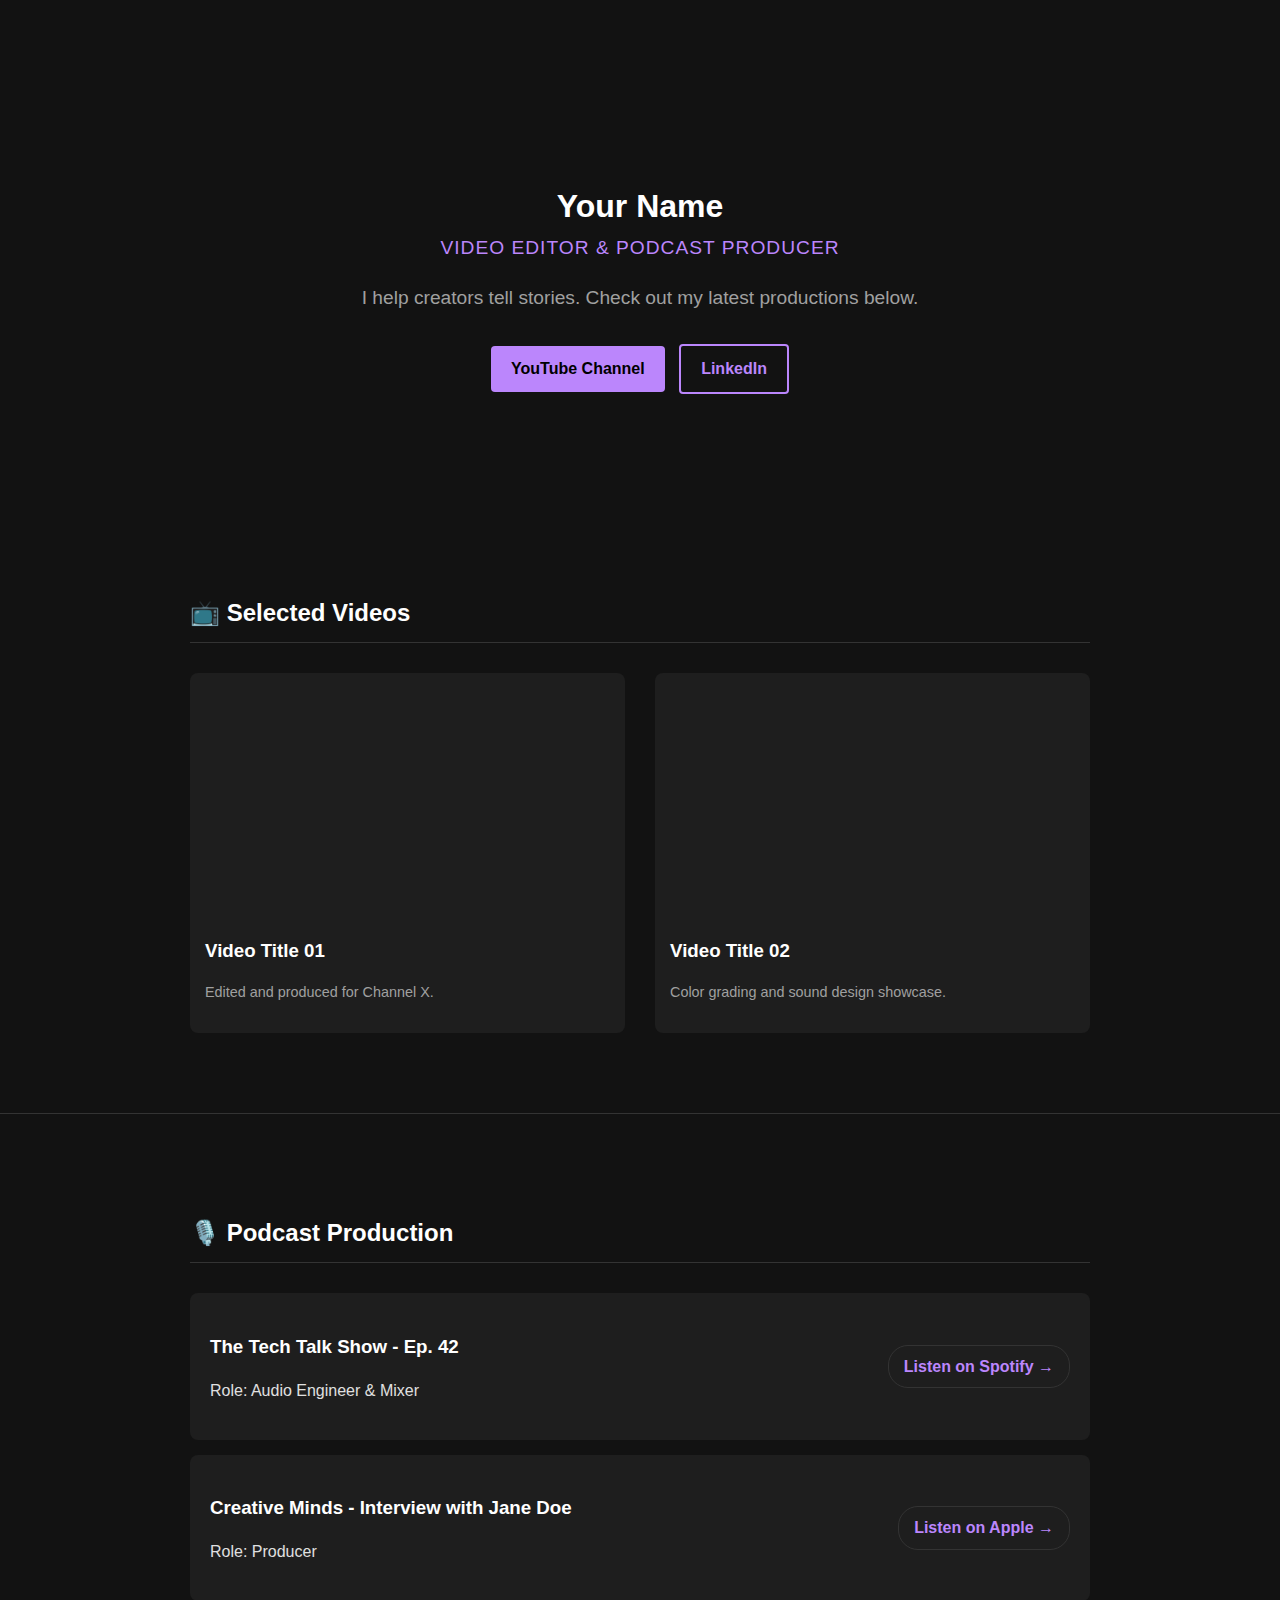
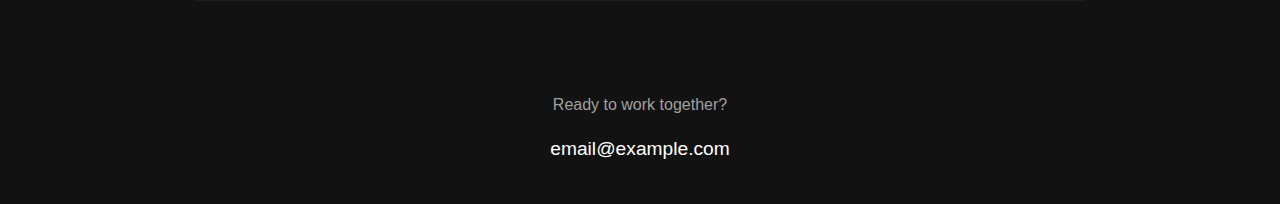
<file: index.html>
<!DOCTYPE html>
<html lang="en">
<head>
    <meta charset="UTF-8">
    <meta name="viewport" content="width=device-width, initial-scale=1.0">
    <title>My Media Portfolio</title>
    <link rel="stylesheet" href="style.css">
</head>
<body>

    <header>
        <div class="container hero">
            <h1>Your Name</h1>
            <p class="subtitle">Video Editor & Podcast Producer</p>
            <p class="bio">I help creators tell stories. Check out my latest productions below.</p>
            <div class="social-links">
                <a href="#" class="btn">YouTube Channel</a>
                <a href="#" class="btn btn-outline">LinkedIn</a>
            </div>
        </div>
    </header>

    <section id="videos" class="container">
        <h2 class="section-title">📺 Selected Videos</h2>
        <div class="media-grid">
            
            <div class="media-card">
                <div class="video-wrapper">
                    <iframe src="https://www.youtube.com/embed/dQw4w9WgXcQ" title="YouTube video" frameborder="0" allow="accelerometer; autoplay; clipboard-write; encrypted-media; gyroscope; picture-in-picture" allowfullscreen></iframe>
                </div>
                <h3>Video Title 01</h3>
                <p>Edited and produced for Channel X.</p>
            </div>

            <div class="media-card">
                <div class="video-wrapper">
                    <iframe src="https://www.youtube.com/embed/dQw4w9WgXcQ" title="YouTube video" frameborder="0" allowfullscreen></iframe>
                </div>
                <h3>Video Title 02</h3>
                <p>Color grading and sound design showcase.</p>
            </div>

        </div>
    </section>

    <hr>

    <section id="podcasts" class="container">
        <h2 class="section-title">🎙️ Podcast Production</h2>
        <div class="podcast-list">

            <div class="podcast-item">
                <div class="podcast-info">
                    <h3>The Tech Talk Show - Ep. 42</h3>
                    <p>Role: Audio Engineer & Mixer</p>
                </div>
                <a href="#" class="listen-btn">Listen on Spotify &rarr;</a>
            </div>

            <div class="podcast-item">
                <div class="podcast-info">
                    <h3>Creative Minds - Interview with Jane Doe</h3>
                    <p>Role: Producer</p>
                </div>
                <a href="#" class="listen-btn">Listen on Apple &rarr;</a>
            </div>

        </div>
    </section>

    <footer>
        <p>Ready to work together?</p>
        <a href="mailto:email@example.com" class="email-link">email@example.com</a>
    </footer>

</body>
</html>
</file>
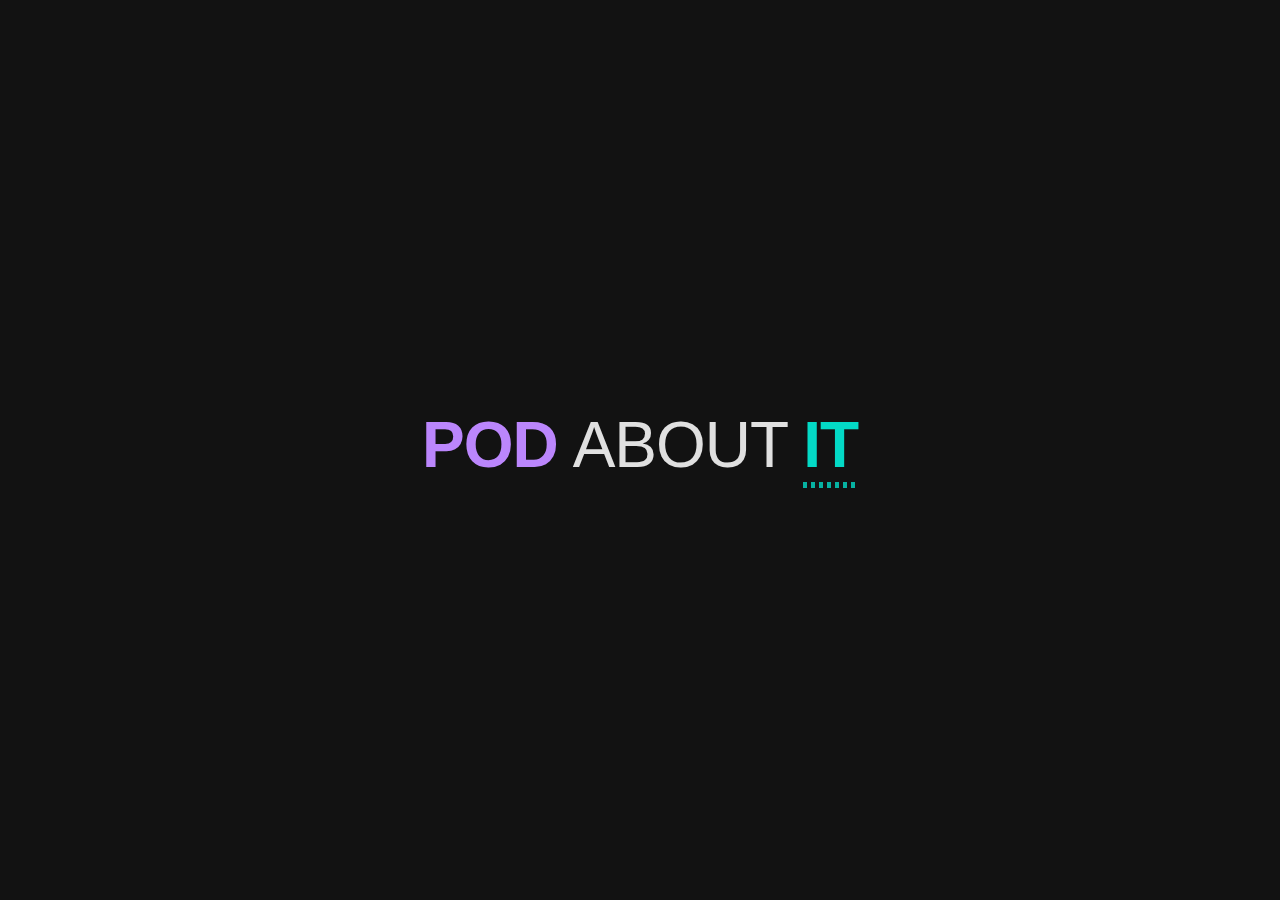
<file: logo.html>
<!DOCTYPE html>
<html>
<head>
<style>
  body {
    background-color: #121212; /* Your site background */
    font-family: 'Segoe UI', Tahoma, Geneva, Verdana, sans-serif;
    display: flex;
    justify-content: center;
    align-items: center;
    height: 100vh;
    margin: 0;
  }

  .logo-wrapper {
    font-size: 4rem; /* Made large for the preview */
    line-height: 1;
    font-weight: 800;
    text-transform: uppercase;
    text-decoration: none;
    display: inline-flex;
    gap: 15px;
    align-items: baseline;
    letter-spacing: -1px;
  }

  /* "POD" - Bold Purple */
  .logo-pod {
    color: #BB86FC;
    font-weight: 900;
  }

  /* "ABOUT" - Thin White */
  .logo-about {
    color: #e0e0e0;
    font-weight: 300;
  }

  /* "IT" - Bold Teal with digital dashed underline */
  .logo-it {
    color: #03DAC6;
    position: relative;
    font-weight: 900;
    display: flex;
    flex-direction: column;
    align-items: center; /* Centers the underline */
  }

  /* The dashed line effect */
  .logo-it::after {
    content: '';
    display: block;
    width: 100%;
    height: 6px; 
    margin-top: 5px;
    background: repeating-linear-gradient(
        to right,
        #03DAC6,
        #03DAC6 4px,
        transparent 4px,
        transparent 8px
    );
    opacity: 0.8;
  }
</style>
</head>
<body>

  <div class="logo-wrapper">
    <span class="logo-pod">POD</span>
    <span class="logo-about">ABOUT</span>
    <span class="logo-it">IT</span>
  </div>

</body>
</html>
</file>
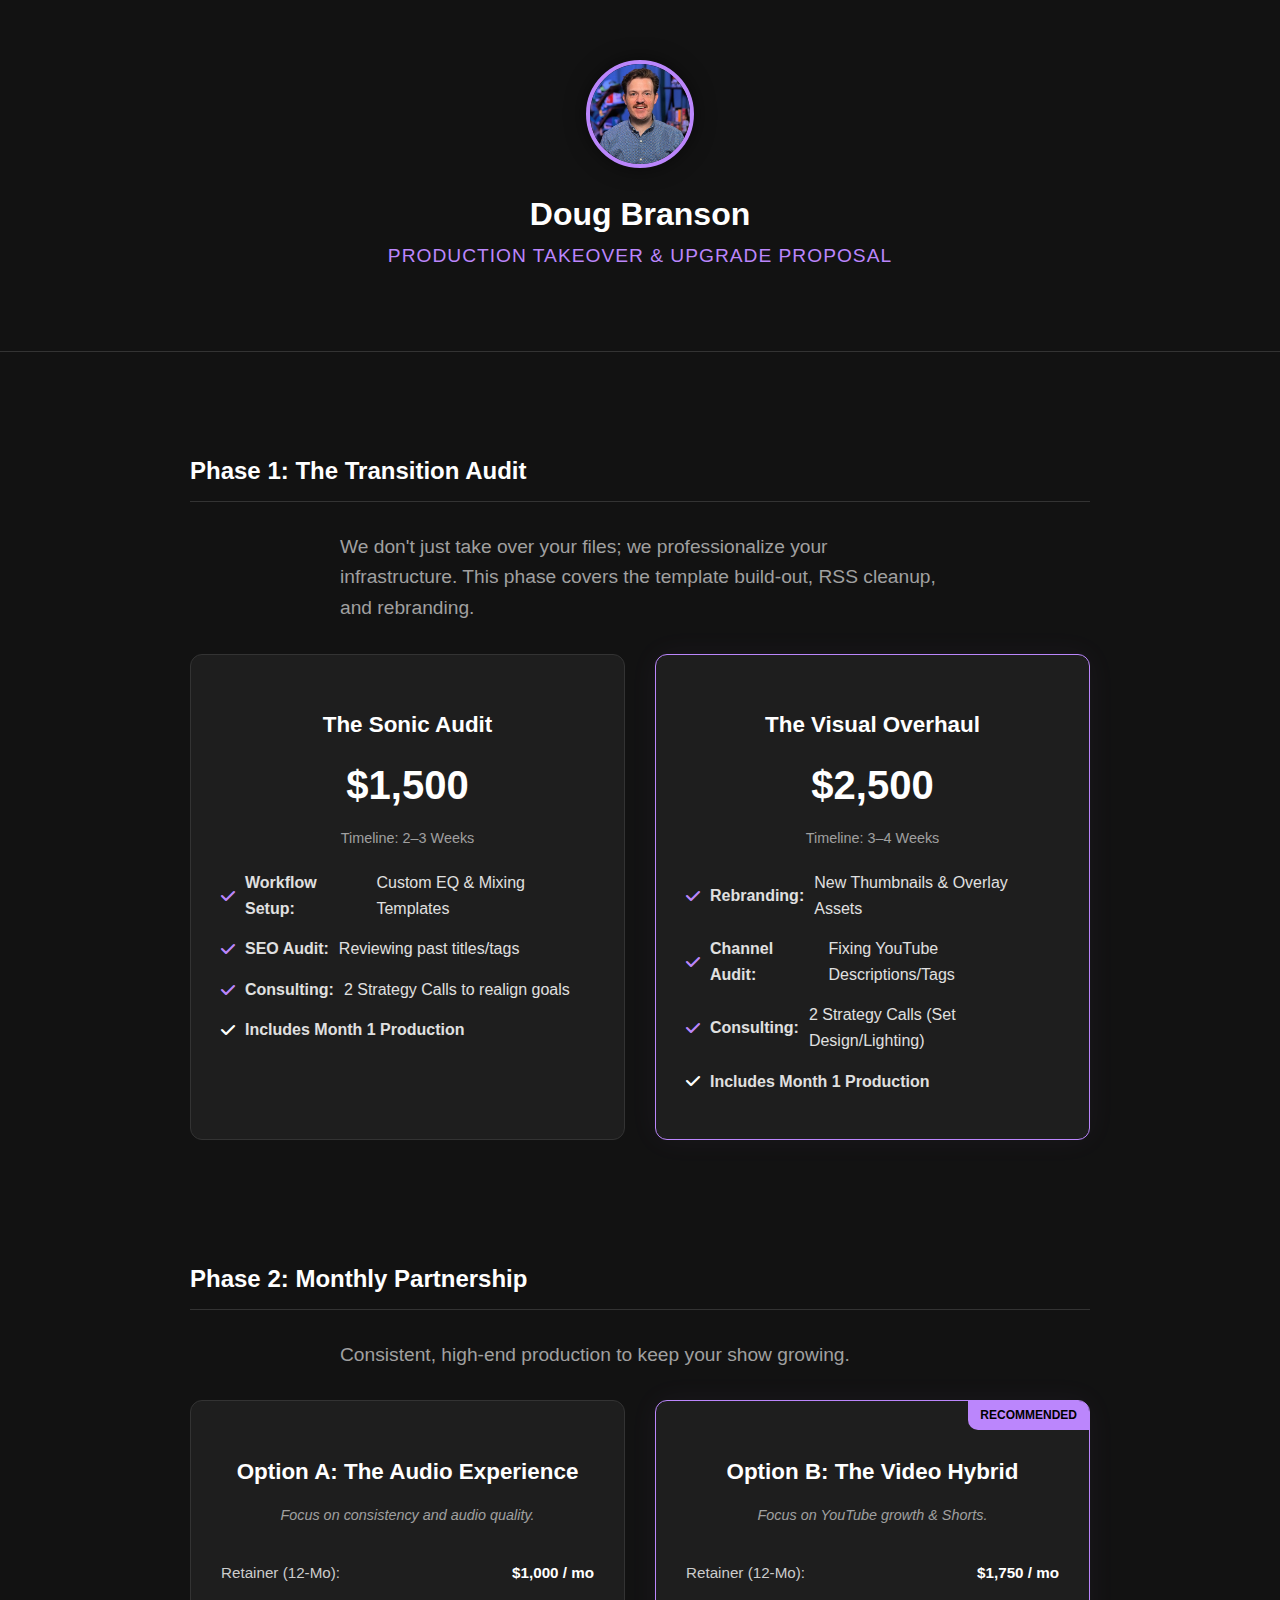
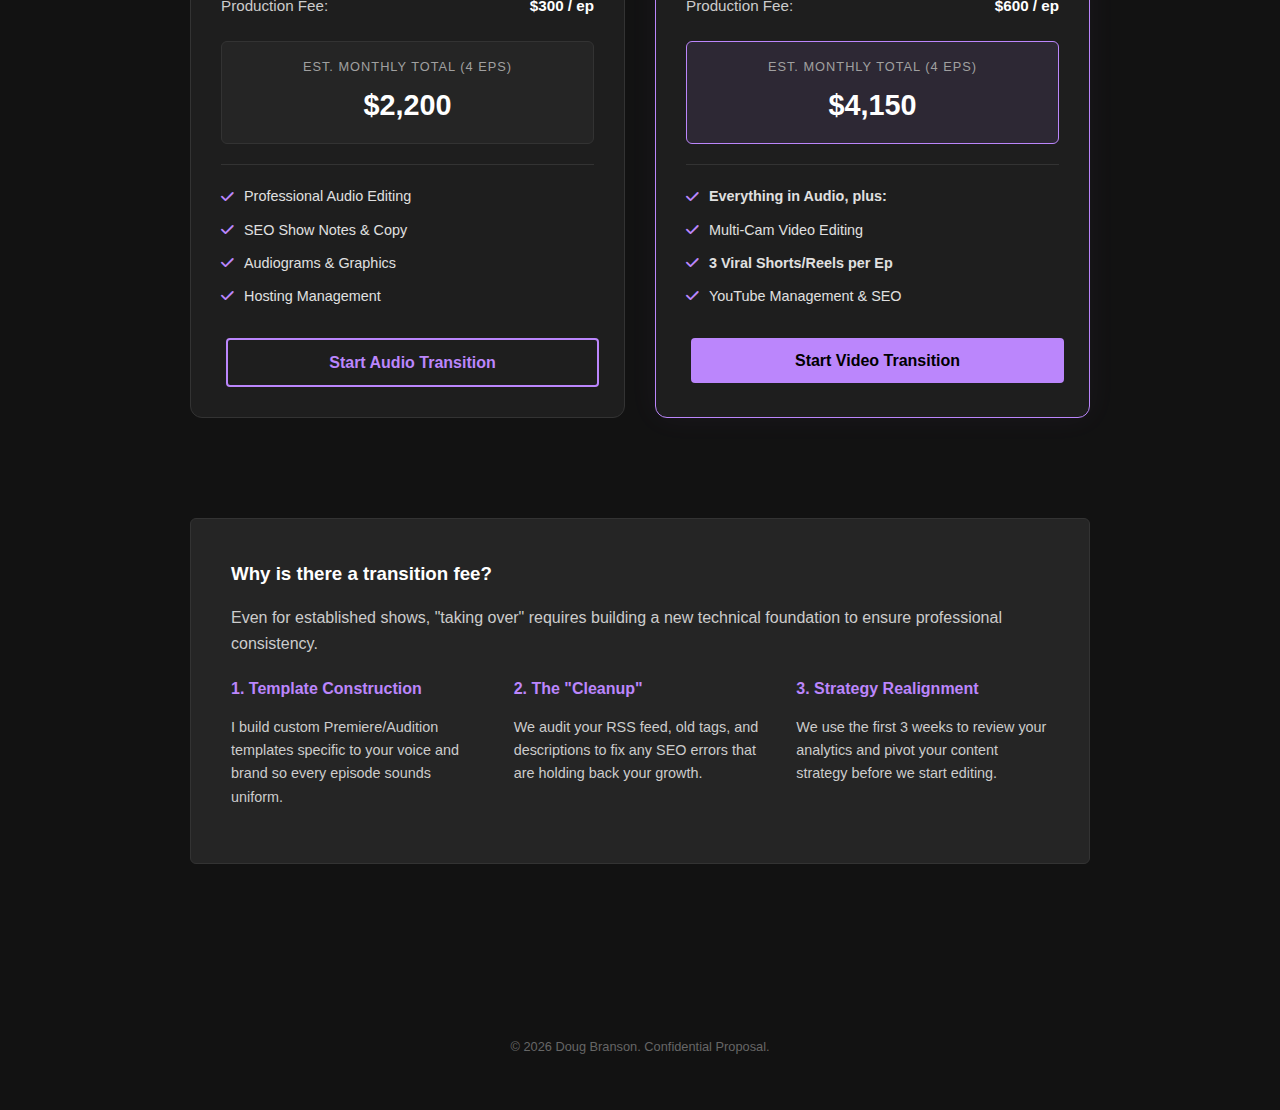
<file: proposal-existing-36dhsgdb.html>
<!DOCTYPE html>
<html lang="en">
<head>
    <meta charset="UTF-8">
    <meta name="viewport" content="width=device-width, initial-scale=1.0">
    <title>Upgrade Proposal | Doug Branson</title>
    <link rel="stylesheet" href="https://cdnjs.cloudflare.com/ajax/libs/font-awesome/6.5.2/css/all.min.css">
    <link rel="stylesheet" href="style.css">
</head>
<body>

    <header style="padding: 40px 0; border-bottom: 1px solid #333;">
        <div class="container" style="text-align: center;">
            <div class="hero-image" style="margin: 0 auto 20px auto; width: 100px; height: 100px;">
                <img src="headshot.jpg" alt="Doug Branson">
            </div>
            <h1>Doug Branson</h1>
            <p class="subtitle">Production Takeover & Upgrade Proposal</p>
        </div>
    </header>

    <section class="container" style="margin-top: 60px;">
        <h2 class="section-title">Phase 1: The Transition Audit</h2>
        <p class="bio">We don't just take over your files; we professionalize your infrastructure. This phase covers the template build-out, RSS cleanup, and rebranding.</p>
        
        <div class="pricing-grid">
            <div class="price-card">
                <div class="card-header">
                    <h3>The Sonic Audit</h3>
                    <div class="price">$1,500</div>
                    <div class="meta">Timeline: 2–3 Weeks</div>
                </div>
                <ul class="feature-list">
                    <li><i class="fas fa-check"></i> <strong>Workflow Setup:</strong> Custom EQ & Mixing Templates</li>
                    <li><i class="fas fa-check"></i> <strong>SEO Audit:</strong> Reviewing past titles/tags</li>
                    <li><i class="fas fa-check"></i> <strong>Consulting:</strong> 2 Strategy Calls to realign goals</li>
                    <li><i class="fas fa-check" style="color:#fff"></i> <strong>Includes Month 1 Production</strong></li>
                </ul>
            </div>

            <div class="price-card highlight">
                <div class="card-header">
                    <h3>The Visual Overhaul</h3>
                    <div class="price">$2,500</div>
                    <div class="meta">Timeline: 3–4 Weeks</div>
                </div>
                <ul class="feature-list">
                    <li><i class="fas fa-check"></i> <strong>Rebranding:</strong> New Thumbnails & Overlay Assets</li>
                    <li><i class="fas fa-check"></i> <strong>Channel Audit:</strong> Fixing YouTube Descriptions/Tags</li>
                    <li><i class="fas fa-check"></i> <strong>Consulting:</strong> 2 Strategy Calls (Set Design/Lighting)</li>
                    <li><i class="fas fa-check" style="color:#fff"></i> <strong>Includes Month 1 Production</strong></li>
                </ul>
            </div>
        </div>
    </section>

    <section class="container" style="margin-top: 60px;">
        <h2 class="section-title">Phase 2: Monthly Partnership</h2>
        <p class="bio">Consistent, high-end production to keep your show growing.</p>

        <div class="pricing-grid">
            
            <div class="price-card">
                <div class="card-header">
                    <h3>Option A: The Audio Experience</h3>
                    <p class="sub-text">Focus on consistency and audio quality.</p>
                </div>
                
                <div class="cost-breakdown">
                    <div class="row">
                        <span>Retainer (12-Mo):</span>
                        <strong>$1,000 / mo</strong>
                    </div>
                    <div class="row">
                        <span>Production Fee:</span>
                        <strong>$300 / ep</strong>
                    </div>
                </div>

                <div class="math-box">
                    <small>Est. Monthly Total (4 Eps)</small>
                    <div class="total-price">$2,200</div>
                </div>

                <hr style="border-color: #333; margin: 20px 0;">
                
                <ul class="feature-list small-list">
                    <li><i class="fas fa-check"></i> Professional Audio Editing</li>
                    <li><i class="fas fa-check"></i> SEO Show Notes & Copy</li>
                    <li><i class="fas fa-check"></i> Audiograms & Graphics</li>
                    <li><i class="fas fa-check"></i> Hosting Management</li>
                </ul>
                <a href="mailto:doug@dougbranson.com?subject=Ready to Upgrade (Audio)" class="btn btn-outline" style="width:100%; box-sizing:border-box; text-align:center; margin-top:20px;">Start Audio Transition</a>
            </div>

            <div class="price-card highlight">
                <div class="popular-tag">Recommended</div>
                <div class="card-header">
                    <h3>Option B: The Video Hybrid</h3>
                    <p class="sub-text">Focus on YouTube growth & Shorts.</p>
                </div>

                <div class="cost-breakdown">
                    <div class="row">
                        <span>Retainer (12-Mo):</span>
                        <strong>$1,750 / mo</strong>
                    </div>
                    <div class="row">
                        <span>Production Fee:</span>
                        <strong>$600 / ep</strong>
                    </div>
                </div>

                <div class="math-box active-math">
                    <small>Est. Monthly Total (4 Eps)</small>
                    <div class="total-price">$4,150</div>
                </div>

                <hr style="border-color: #333; margin: 20px 0;">

                <ul class="feature-list small-list">
                    <li><i class="fas fa-check"></i> <strong>Everything in Audio, plus:</strong></li>
                    <li><i class="fas fa-check"></i> Multi-Cam Video Editing</li>
                    <li><i class="fas fa-check"></i> <strong>3 Viral Shorts/Reels per Ep</strong></li>
                    <li><i class="fas fa-check"></i> YouTube Management & SEO</li>
                </ul>
                <a href="mailto:doug@dougbranson.com?subject=Ready to Upgrade (Video)" class="btn" style="width:100%; box-sizing:border-box; text-align:center; margin-top:20px;">Start Video Transition</a>
            </div>

        </div>
    </section>

    <section class="container" style="margin: 60px auto; padding-bottom: 60px;">
        <div class="math-box" style="text-align: left; padding: 40px;">
            <h3 style="margin-top:0; color:#fff;">Why is there a transition fee?</h3>
            <p style="color: #ccc; margin-bottom: 20px;">Even for established shows, "taking over" requires building a new technical foundation to ensure professional consistency.</p>
            
            <div style="display: grid; grid-template-columns: repeat(auto-fit, minmax(250px, 1fr)); gap: 30px; margin-top: 20px;">
                <div>
                    <strong style="color:var(--accent)">1. Template Construction</strong>
                    <p style="font-size: 0.9rem; color: #ccc;">I build custom Premiere/Audition templates specific to your voice and brand so every episode sounds uniform.</p>
                </div>
                <div>
                    <strong style="color:var(--accent)">2. The "Cleanup"</strong>
                    <p style="font-size: 0.9rem; color: #ccc;">We audit your RSS feed, old tags, and descriptions to fix any SEO errors that are holding back your growth.</p>
                </div>
                <div>
                    <strong style="color:var(--accent)">3. Strategy Realignment</strong>
                    <p style="font-size: 0.9rem; color: #ccc;">We use the first 3 weeks to review your analytics and pivot your content strategy before we start editing.</p>
                </div>
            </div>
        </div>
    </section>

    <footer style="text-align: center; padding: 40px; color: #666; font-size: 0.8rem;">
        <p>&copy; 2026 Doug Branson. Confidential Proposal.</p>
    </footer>

</body>
</html>
</file>
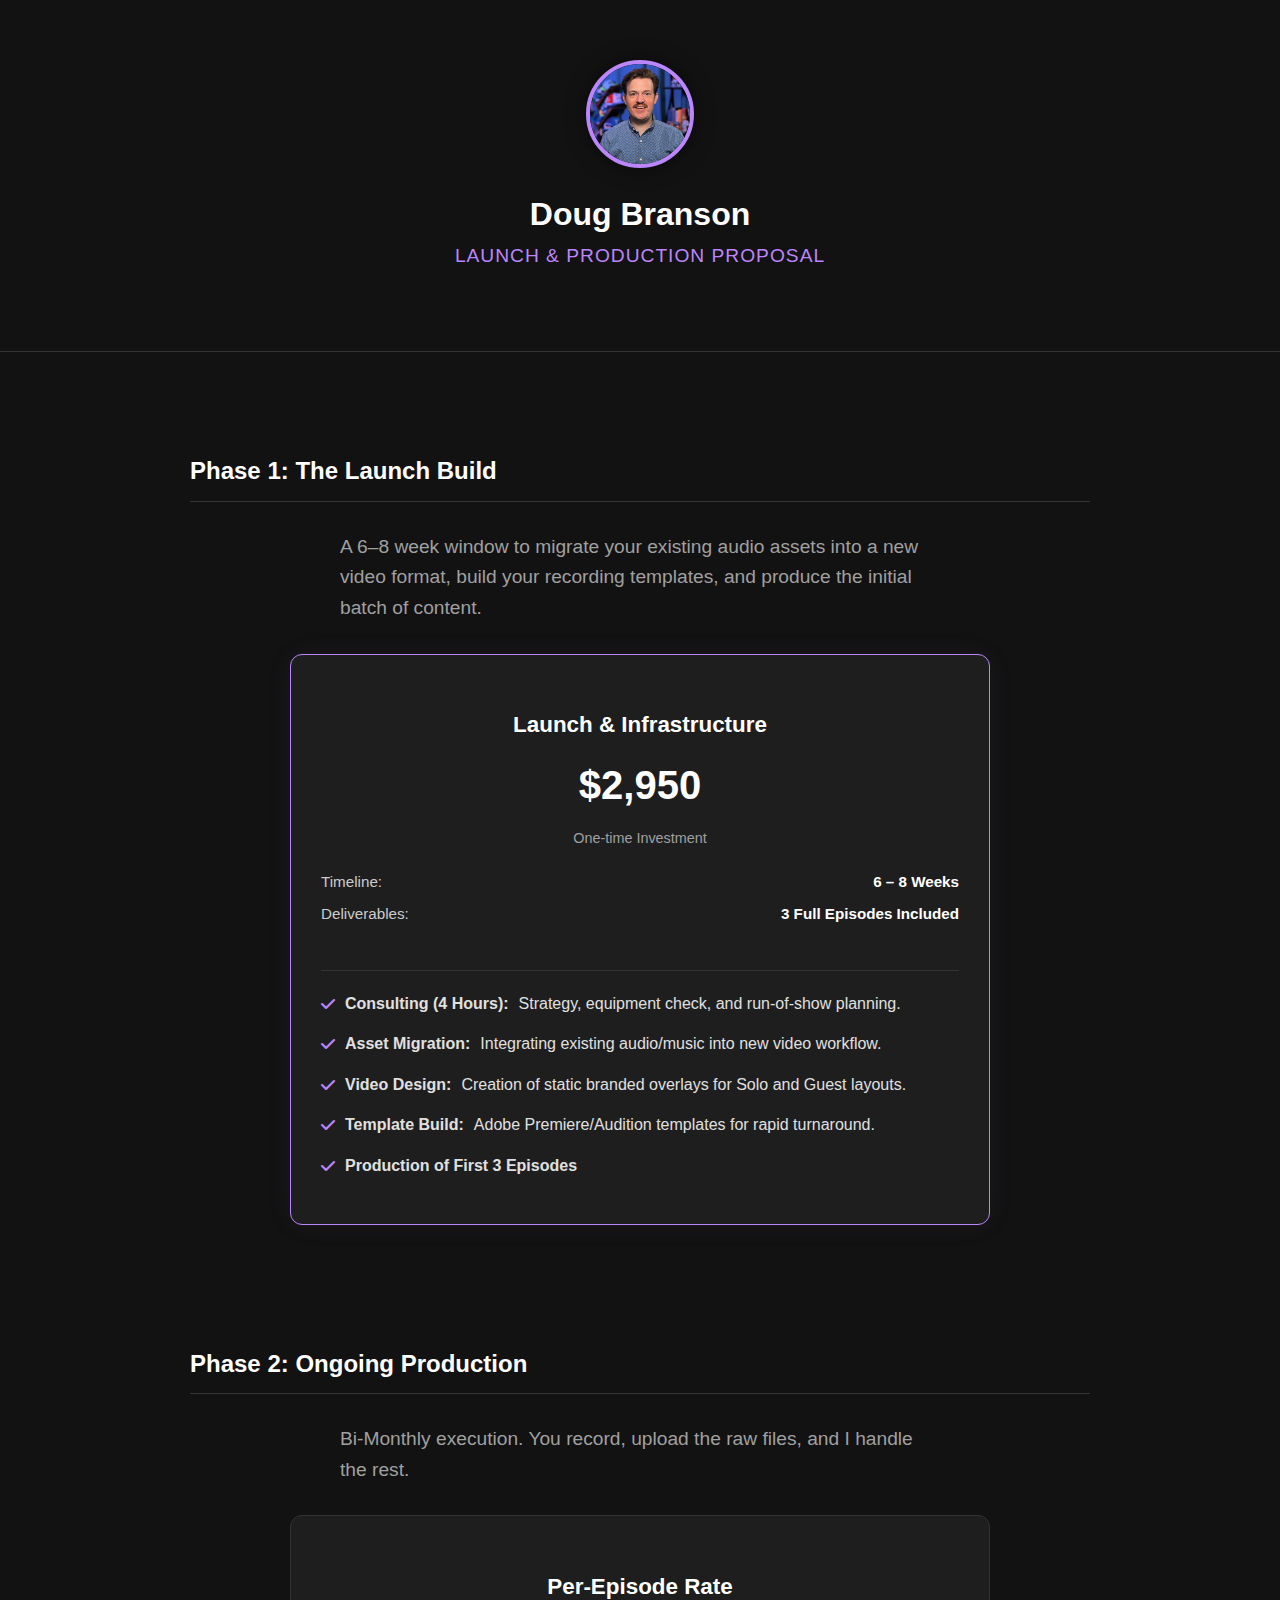
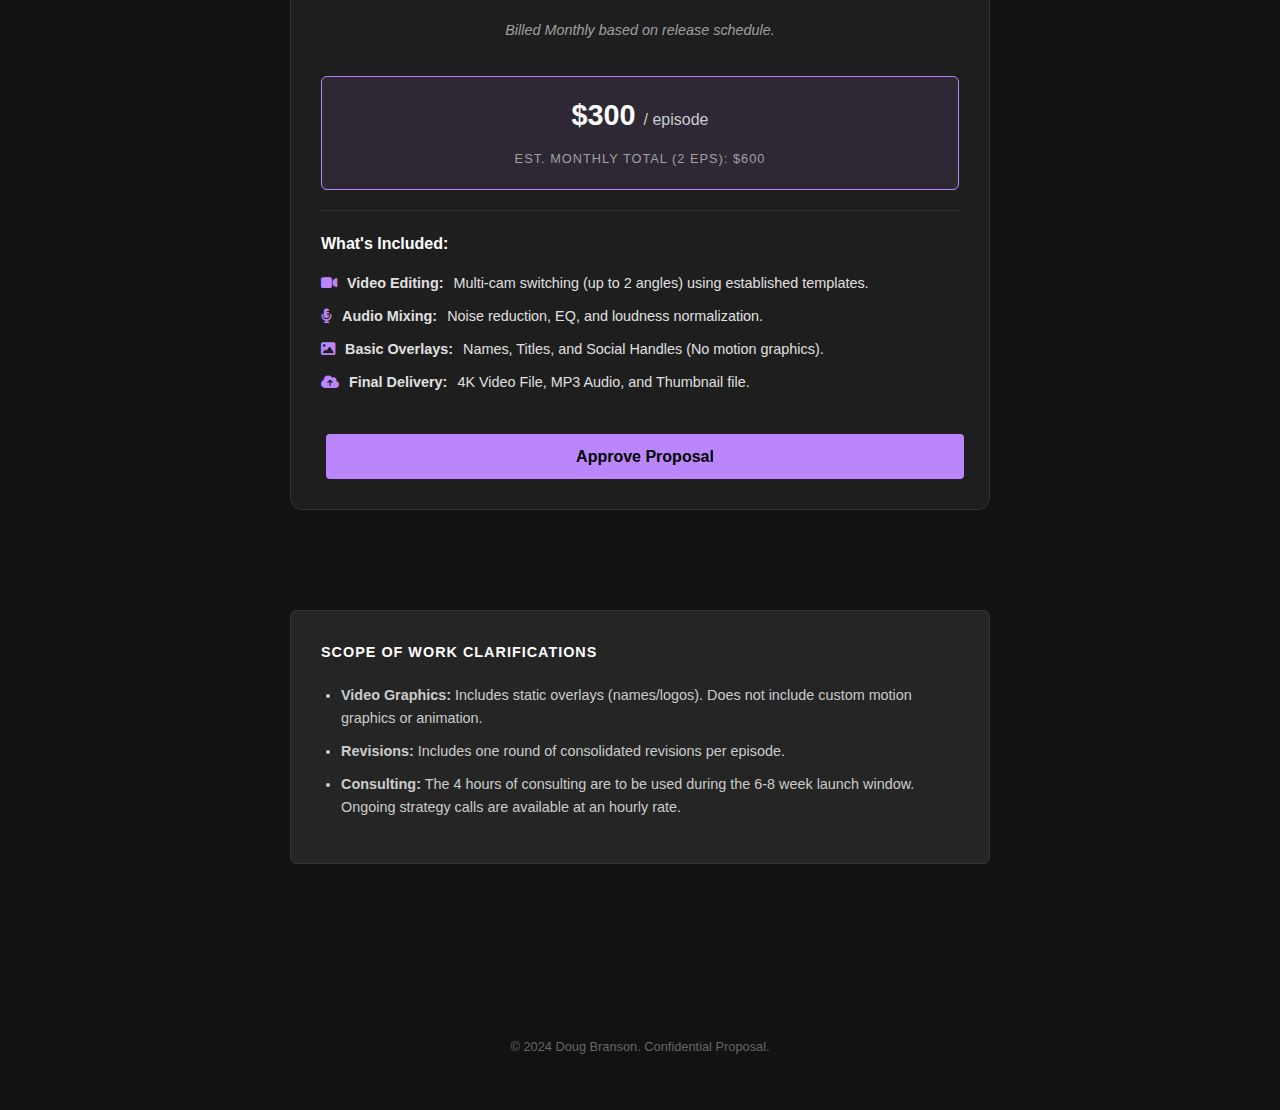
<file: proposal-jordan.html>
<!DOCTYPE html>
<html lang="en">
<head>
    <meta charset="UTF-8">
    <meta name="viewport" content="width=device-width, initial-scale=1.0">
    <title>Custom Proposal | Doug Branson</title>
    <link rel="stylesheet" href="https://cdnjs.cloudflare.com/ajax/libs/font-awesome/6.5.2/css/all.min.css">
    <link rel="stylesheet" href="style.css">
</head>
<body>

    <header style="padding: 40px 0; border-bottom: 1px solid #333;">
        <div class="container" style="text-align: center;">
            <div class="hero-image" style="margin: 0 auto 20px auto; width: 100px; height: 100px;">
                <img src="headshot.jpg" alt="Doug Branson">
            </div>
            <h1>Doug Branson</h1>
            <p class="subtitle">Launch & Production Proposal</p>
        </div>
    </header>

    <section class="container" style="margin-top: 60px;">
        <h2 class="section-title">Phase 1: The Launch Build</h2>
        <p class="bio">A 6–8 week window to migrate your existing audio assets into a new video format, build your recording templates, and produce the initial batch of content.</p>
        
        <div class="pricing-grid" style="grid-template-columns: 1fr; max-width: 700px; margin: 0 auto;">
            
            <div class="price-card highlight">
                <div class="card-header">
                    <h3>Launch & Infrastructure</h3>
                    <div class="price">$2,950</div>
                    <div class="meta">One-time Investment</div>
                </div>

                <div class="cost-breakdown">
                    <div class="row">
                        <span>Timeline:</span>
                        <strong>6 – 8 Weeks</strong>
                    </div>
                    <div class="row">
                        <span>Deliverables:</span>
                        <strong>3 Full Episodes Included</strong>
                    </div>
                </div>

                <hr style="border-color: #333; margin: 20px 0;">

                <ul class="feature-list">
                    <li><i class="fas fa-check"></i> <strong>Consulting (4 Hours):</strong> Strategy, equipment check, and run-of-show planning.</li>
                    <li><i class="fas fa-check"></i> <strong>Asset Migration:</strong> Integrating existing audio/music into new video workflow.</li>
                    <li><i class="fas fa-check"></i> <strong>Video Design:</strong> Creation of static branded overlays for Solo and Guest layouts.</li>
                    <li><i class="fas fa-check"></i> <strong>Template Build:</strong> Adobe Premiere/Audition templates for rapid turnaround.</li>
                    <li><i class="fas fa-check" style="color:var(--accent)"></i> <strong>Production of First 3 Episodes</strong></li>
                </ul>
            </div>
        </div>
    </section>

    <section class="container" style="margin-top: 60px;">
        <h2 class="section-title">Phase 2: Ongoing Production</h2>
        <p class="bio">Bi-Monthly execution. You record, upload the raw files, and I handle the rest.</p>

        <div class="pricing-grid" style="grid-template-columns: 1fr; max-width: 700px; margin: 0 auto;">
            
            <div class="price-card">
                <div class="card-header">
                    <h3>Per-Episode Rate</h3>
                    <p class="sub-text">Billed Monthly based on release schedule.</p>
                </div>
                
                <div class="math-box active-math">
                    <div class="total-price">$300 <span style="font-size: 1rem; font-weight: normal; color: #ccc;">/ episode</span></div>
                    <small style="margin-top: 10px;">Est. Monthly Total (2 Eps): $600</small>
                </div>

                <hr style="border-color: #333; margin: 20px 0;">
                
                <div style="text-align: left;">
                    <strong style="color:#fff; display:block; margin-bottom:15px;">What's Included:</strong>
                    <ul class="feature-list small-list">
                        <li><i class="fas fa-video"></i> <strong>Video Editing:</strong> Multi-cam switching (up to 2 angles) using established templates.</li>
                        <li><i class="fas fa-microphone-lines"></i> <strong>Audio Mixing:</strong> Noise reduction, EQ, and loudness normalization.</li>
                        <li><i class="fas fa-image"></i> <strong>Basic Overlays:</strong> Names, Titles, and Social Handles (No motion graphics).</li>
                        <li><i class="fas fa-cloud-upload-alt"></i> <strong>Final Delivery:</strong> 4K Video File, MP3 Audio, and Thumbnail file.</li>
                    </ul>
                </div>

                <a href="mailto:doug@dougbranson.com?subject=Approve Custom Proposal" class="btn" style="width:100%; box-sizing:border-box; text-align:center; margin-top:30px;">Approve Proposal</a>
            </div>

        </div>
    </section>

    <section class="container" style="margin: 60px auto; padding-bottom: 60px; max-width: 700px;">
        <div class="math-box" style="text-align: left; padding: 30px; border: 1px solid #333;">
            <h4 style="margin-top:0; color:#fff; text-transform: uppercase; font-size: 0.9rem; letter-spacing: 1px;">Scope of Work Clarifications</h4>
            <ul style="padding-left: 20px; color: #ccc; font-size: 0.9rem; line-height: 1.6;">
                <li style="margin-bottom: 10px;"><strong>Video Graphics:</strong> Includes static overlays (names/logos). Does not include custom motion graphics or animation.</li>
                <li style="margin-bottom: 10px;"><strong>Revisions:</strong> Includes one round of consolidated revisions per episode.</li>
                <li style="margin-bottom: 10px;"><strong>Consulting:</strong> The 4 hours of consulting are to be used during the 6-8 week launch window. Ongoing strategy calls are available at an hourly rate.</li>
            </ul>
        </div>
    </section>

    <footer style="text-align: center; padding: 40px; color: #666; font-size: 0.8rem;">
        <p>&copy; 2024 Doug Branson. Confidential Proposal.</p>
    </footer>

</body>
</html>
</file>
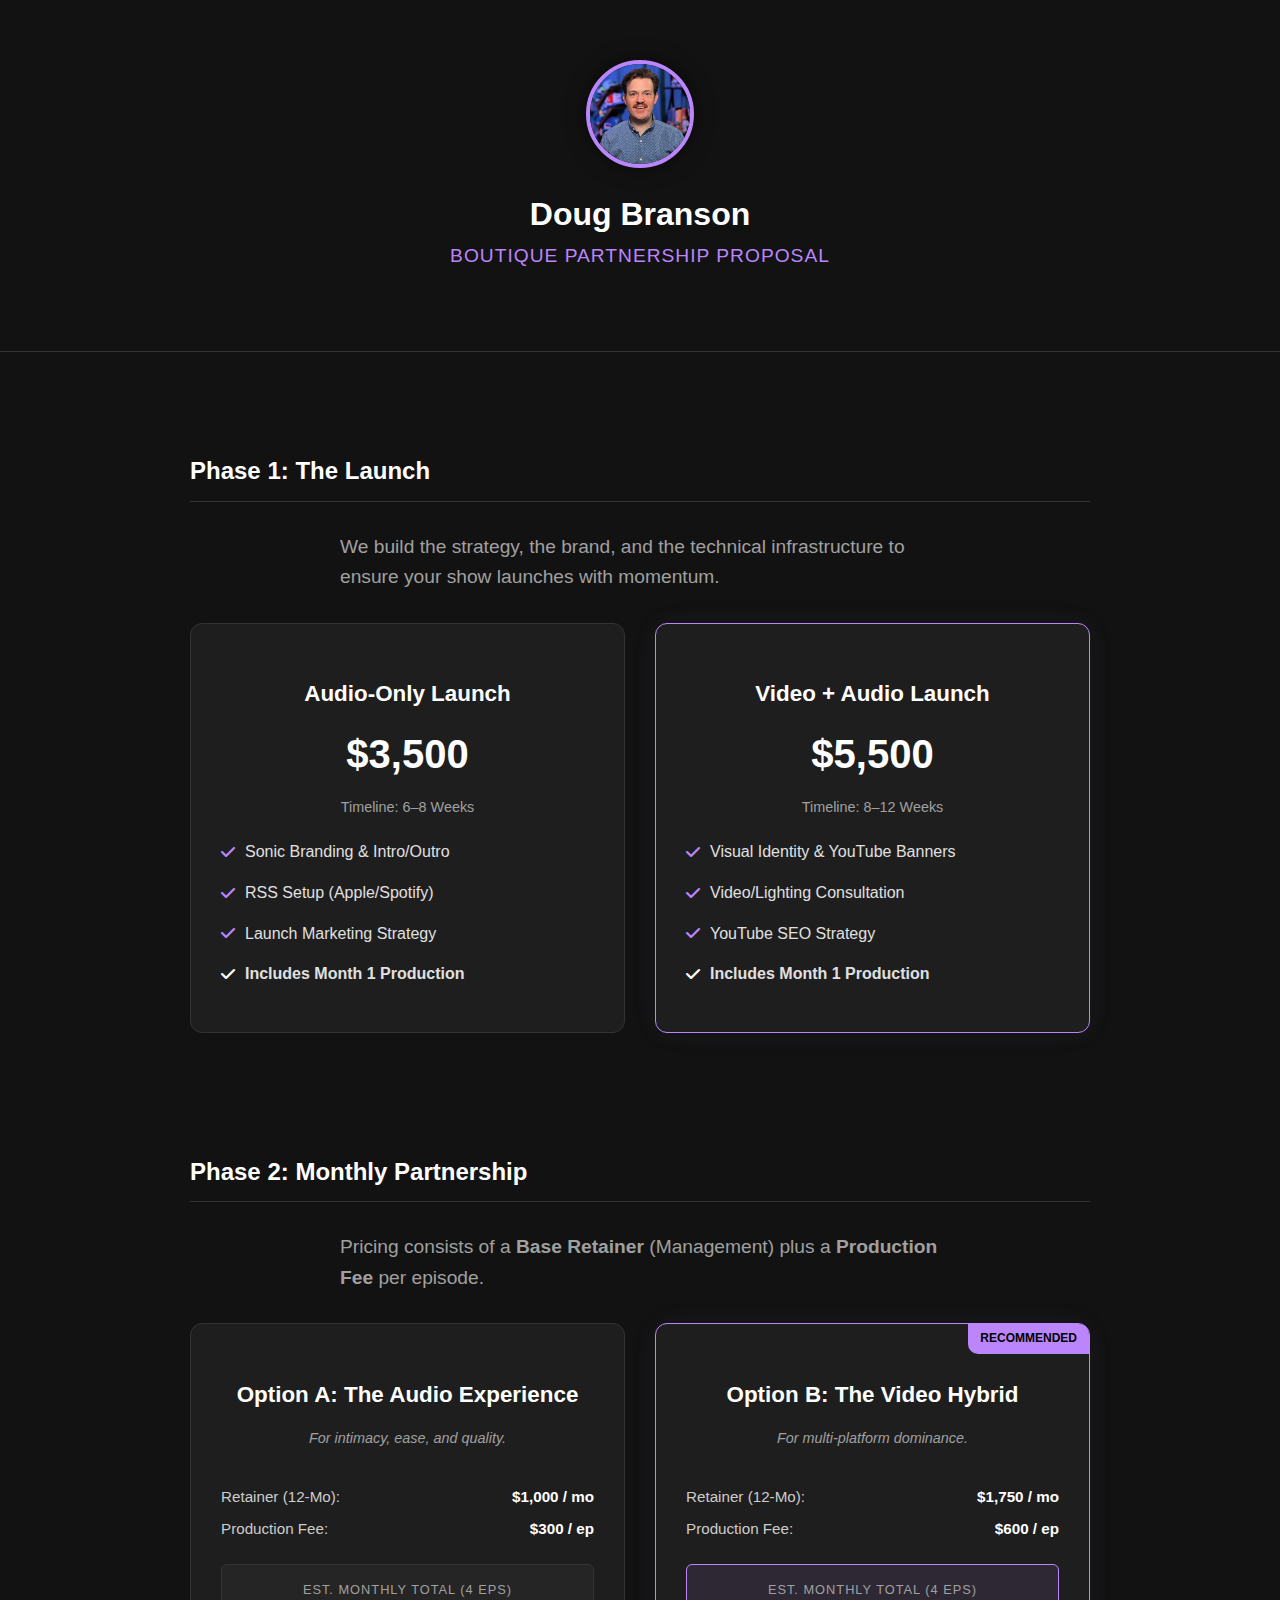
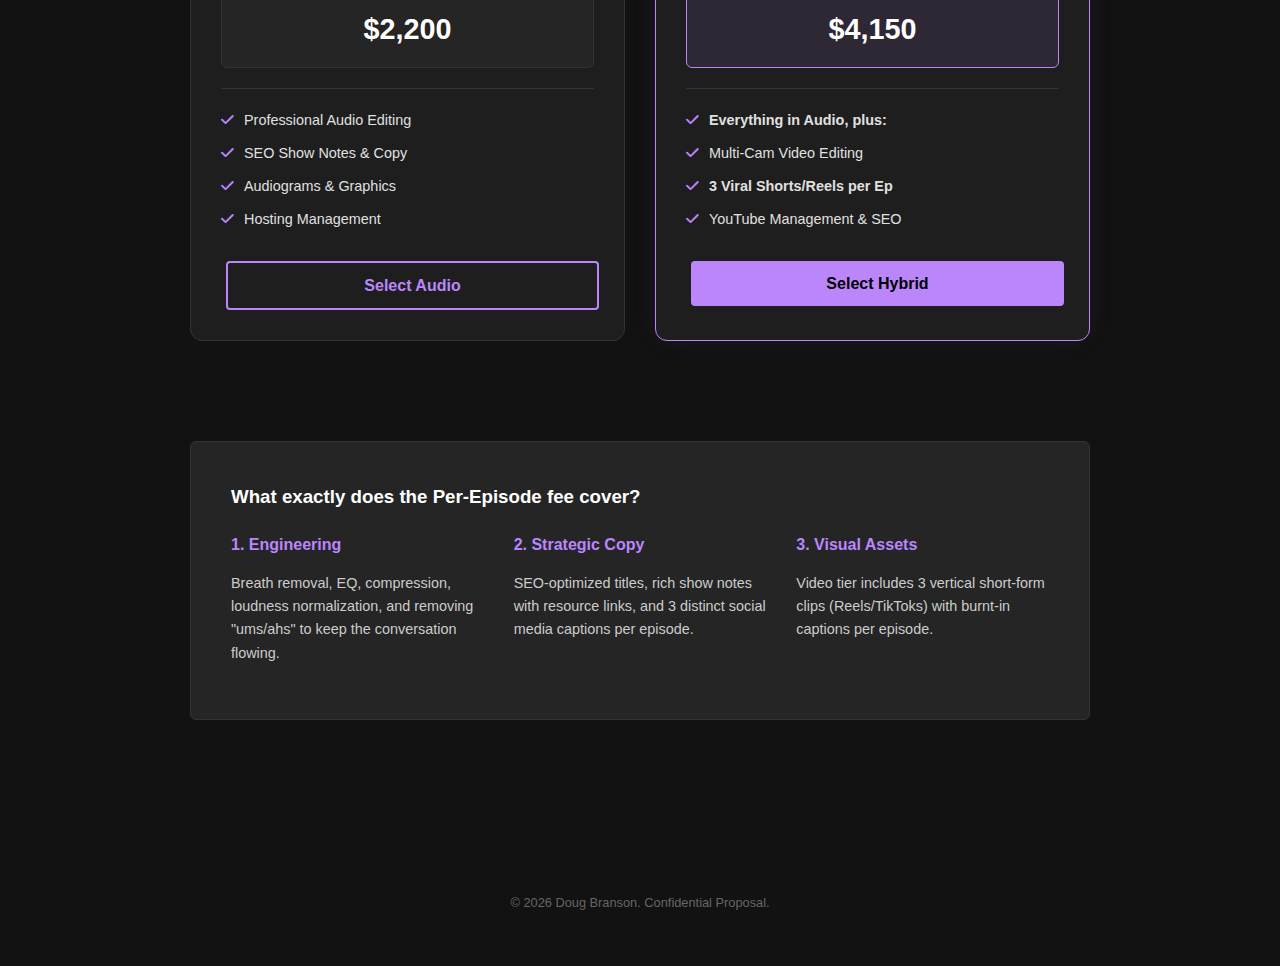
<file: proposal.html>
<!DOCTYPE html>
<html lang="en">
<head>
    <meta charset="UTF-8">
    <meta name="viewport" content="width=device-width, initial-scale=1.0">
    <title>Partnership Proposal | Doug Branson</title>
    <link rel="stylesheet" href="https://cdnjs.cloudflare.com/ajax/libs/font-awesome/6.5.2/css/all.min.css">
    <link rel="stylesheet" href="style.css">
</head>
<body>

    <header style="padding: 40px 0; border-bottom: 1px solid #333;">
        <div class="container" style="text-align: center;">
            <div class="hero-image" style="margin: 0 auto 20px auto; width: 100px; height: 100px;">
                <img src="headshot.jpg" alt="Doug Branson">
            </div>
            <h1>Doug Branson</h1>
            <p class="subtitle">Boutique Partnership Proposal</p>
        </div>
    </header>

    <section class="container" style="margin-top: 60px;">
        <h2 class="section-title">Phase 1: The Launch</h2>
        <p class="bio">We build the strategy, the brand, and the technical infrastructure to ensure your show launches with momentum.</p>
        
        <div class="pricing-grid">
            <div class="price-card">
                <div class="card-header">
                    <h3>Audio-Only Launch</h3>
                    <div class="price">$3,500</div>
                    <div class="meta">Timeline: 6–8 Weeks</div>
                </div>
                <ul class="feature-list">
                    <li><i class="fas fa-check"></i> Sonic Branding & Intro/Outro</li>
                    <li><i class="fas fa-check"></i> RSS Setup (Apple/Spotify)</li>
                    <li><i class="fas fa-check"></i> Launch Marketing Strategy</li>
                    <li><i class="fas fa-check" style="color:#fff"></i> <strong>Includes Month 1 Production</strong></li>
                </ul>
            </div>

            <div class="price-card highlight">
                <div class="card-header">
                    <h3>Video + Audio Launch</h3>
                    <div class="price">$5,500</div>
                    <div class="meta">Timeline: 8–12 Weeks</div>
                </div>
                <ul class="feature-list">
                    <li><i class="fas fa-check"></i> Visual Identity & YouTube Banners</li>
                    <li><i class="fas fa-check"></i> Video/Lighting Consultation</li>
                    <li><i class="fas fa-check"></i> YouTube SEO Strategy</li>
                    <li><i class="fas fa-check" style="color:#fff"></i> <strong>Includes Month 1 Production</strong></li>
                </ul>
            </div>
        </div>
    </section>

    <section class="container" style="margin-top: 60px;">
        <h2 class="section-title">Phase 2: Monthly Partnership</h2>
        <p class="bio">Pricing consists of a <strong>Base Retainer</strong> (Management) plus a <strong>Production Fee</strong> per episode.</p>

        <div class="pricing-grid">
            
            <div class="price-card">
                <div class="card-header">
                    <h3>Option A: The Audio Experience</h3>
                    <p class="sub-text">For intimacy, ease, and quality.</p>
                </div>
                
                <div class="cost-breakdown">
                    <div class="row">
                        <span>Retainer (12-Mo):</span>
                        <strong>$1,000 / mo</strong>
                    </div>
                    <div class="row">
                        <span>Production Fee:</span>
                        <strong>$300 / ep</strong>
                    </div>
                </div>

                <div class="math-box">
                    <small>Est. Monthly Total (4 Eps)</small>
                    <div class="total-price">$2,200</div>
                </div>

                <hr style="border-color: #333; margin: 20px 0;">
                
                <ul class="feature-list small-list">
                    <li><i class="fas fa-check"></i> Professional Audio Editing</li>
                    <li><i class="fas fa-check"></i> SEO Show Notes & Copy</li>
                    <li><i class="fas fa-check"></i> Audiograms & Graphics</li>
                    <li><i class="fas fa-check"></i> Hosting Management</li>
                </ul>
                <a href="mailto:doug@dougbranson.com?subject=Proceed with Audio Package" class="btn btn-outline" style="width:100%; box-sizing:border-box; text-align:center; margin-top:20px;">Select Audio</a>
            </div>

            <div class="price-card highlight">
                <div class="popular-tag">Recommended</div>
                <div class="card-header">
                    <h3>Option B: The Video Hybrid</h3>
                    <p class="sub-text">For multi-platform dominance.</p>
                </div>

                <div class="cost-breakdown">
                    <div class="row">
                        <span>Retainer (12-Mo):</span>
                        <strong>$1,750 / mo</strong>
                    </div>
                    <div class="row">
                        <span>Production Fee:</span>
                        <strong>$600 / ep</strong>
                    </div>
                </div>

                <div class="math-box active-math">
                    <small>Est. Monthly Total (4 Eps)</small>
                    <div class="total-price">$4,150</div>
                </div>

                <hr style="border-color: #333; margin: 20px 0;">

                <ul class="feature-list small-list">
                    <li><i class="fas fa-check"></i> <strong>Everything in Audio, plus:</strong></li>
                    <li><i class="fas fa-check"></i> Multi-Cam Video Editing</li>
                    <li><i class="fas fa-check"></i> <strong>3 Viral Shorts/Reels per Ep</strong></li>
                    <li><i class="fas fa-check"></i> YouTube Management & SEO</li>
                </ul>
                <a href="mailto:doug@dougbranson.com?subject=Proceed with Hybrid Video Package" class="btn" style="width:100%; box-sizing:border-box; text-align:center; margin-top:20px;">Select Hybrid</a>
            </div>

        </div>
    </section>

    <section class="container" style="margin: 60px auto; padding-bottom: 60px;">
        <div class="math-box" style="text-align: left; padding: 40px;">
            <h3 style="margin-top:0; color:#fff;">What exactly does the Per-Episode fee cover?</h3>
            <div style="display: grid; grid-template-columns: repeat(auto-fit, minmax(250px, 1fr)); gap: 30px; margin-top: 20px;">
                <div>
                    <strong style="color:var(--accent)">1. Engineering</strong>
                    <p style="font-size: 0.9rem; color: #ccc;">Breath removal, EQ, compression, loudness normalization, and removing "ums/ahs" to keep the conversation flowing.</p>
                </div>
                <div>
                    <strong style="color:var(--accent)">2. Strategic Copy</strong>
                    <p style="font-size: 0.9rem; color: #ccc;">SEO-optimized titles, rich show notes with resource links, and 3 distinct social media captions per episode.</p>
                </div>
                <div>
                    <strong style="color:var(--accent)">3. Visual Assets</strong>
                    <p style="font-size: 0.9rem; color: #ccc;">Video tier includes 3 vertical short-form clips (Reels/TikToks) with burnt-in captions per episode.</p>
                </div>
            </div>
        </div>
    </section>

    <footer style="text-align: center; padding: 40px; color: #666; font-size: 0.8rem;">
        <p>&copy; 2026 Doug Branson. Confidential Proposal.</p>
    </footer>

</body>
</html>
</file>
<file: style.css>
/* Dark Theme Variables */
:root {
    --bg-color: #121212;
    --card-bg: #1e1e1e;
    --text-main: #e0e0e0;
    --text-muted: #a0a0a0;
    --accent: #BB86FC; /* A soft purple, change to your brand color */
}

body {
    font-family: 'Segoe UI', Tahoma, Geneva, Verdana, sans-serif;
    background-color: var(--bg-color);
    color: var(--text-main);
    margin: 0;
    line-height: 1.6;
}

.container {
    max-width: 900px;
    margin: 0 auto;
    padding: 20px;
}

/* Hero Section (Updated) */
header {
    padding: 80px 0;
}

.hero-split {
    display: flex;
    align-items: center; /* Vertically centers text with image */
    justify-content: space-between;
    gap: 50px; /* Space between text and image */
}

.hero-text {
    flex: 1; /* Takes up remaining space */
}

.hero-text h1 {
    font-size: 3rem;
    margin-bottom: 20px;
    line-height: 1.2;
}

.bio {
    font-size: 1.2rem;
    color: var(--text-muted);
    margin-bottom: 30px;
    max-width: 500px;
}

.hero-image {
    width: 200px; /* Or your desired size */
    height: 200px; /* Make sure this is the same as the width */
    border-radius: 50%;
    overflow: hidden; /* This is crucial for the circular shape */
    border: 4px solid var(--accent);
    box-shadow: 0 0 20px rgba(0,0,0,0.5);
    transition: transform 0.3s ease, box-shadow 0.3s ease;
}

.hero-image img {
    width: 100%;
    height: 100%;
    object-fit: cover; /* This will clip the image to fit the circle */
}

/* This is the animation state */
.hero-image img:hover {
    /* Rotate 5 degrees and grow 10% larger */
    transform: rotate(5deg) scale(1.1);
    
    /* Make the shadow glow brighter */
    box-shadow: 0 0 30px rgba(187, 134, 252, 0.6);
    
    cursor: pointer;
}
/* Mobile Responsive Adjustments */
@media (max-width: 768px) {
    .hero-split {
        flex-direction: column-reverse; /* Puts image on top on mobile */
        text-align: center;
        gap: 30px;
    }
    
    .hero-text h1 {
        font-size: 2rem;
    }

    .bio {
        margin: 0 auto 30px auto; /* Centers text on mobile */
    }
}

/* Typography & Hero */
h1, h2, h3 { margin-bottom: 10px; color: #fff; }

.hero {
    text-align: center;
    padding: 80px 20px;
}

.subtitle {
    font-size: 1.2rem;
    color: var(--accent);
    margin-top: -10px;
    margin-bottom: 20px;
    text-transform: uppercase;
    letter-spacing: 1px;
}

.bio {
    max-width: 600px;
    margin: 0 auto 30px auto;
    color: var(--text-muted);
}

/* Buttons */
.social-links { margin-top: 20px; }

.btn {
    display: inline-block;
    padding: 10px 20px;
    background: var(--accent);
    color: #000;
    text-decoration: none;
    border-radius: 4px;
    font-weight: bold;
    margin: 0 5px;
}

.btn-outline {
    background: transparent;
    border: 2px solid var(--accent);
    color: var(--accent);
}

/* Video Grid */
.section-title {
    border-bottom: 1px solid #333;
    padding-bottom: 10px;
    margin-bottom: 30px;
}

.media-grid {
    display: grid;
    grid-template-columns: repeat(auto-fit, minmax(300px, 1fr));
    gap: 30px;
}

.media-card {
    background: var(--card-bg);
    border-radius: 8px;
    overflow: hidden;
    padding-bottom: 15px;
}

.media-card h3, .media-card p {
    padding: 0 15px;
}

.media-card p {
    font-size: 0.9rem;
    color: var(--text-muted);
}

/* Making YouTube Responsive */
.video-wrapper {
    position: relative;
    padding-bottom: 56.25%; /* 16:9 Aspect Ratio */
    height: 0;
    margin-bottom: 15px;
}

.video-wrapper iframe {
    position: absolute;
    top: 0;
    left: 0;
    width: 100%;
    height: 100%;
}

/* Podcast List */
.podcast-item {
    background: var(--card-bg);
    padding: 20px;
    margin-bottom: 15px;
    border-radius: 8px;
    display: flex;
    justify-content: space-between;
    align-items: center;
    flex-wrap: wrap; /* Wraps on mobile */
}

.listen-btn {
    color: var(--accent);
    text-decoration: none;
    font-weight: bold;
    border: 1px solid #333;
    padding: 8px 15px;
    border-radius: 20px;
    transition: 0.3s;
}

.listen-btn:hover {
    background: var(--accent);
    color: #000;
}

/* SoundCloud Wrapper */
.soundcloud-wrapper {
    margin-top: 30px;
    border-radius: 8px;
    overflow: hidden;
}

hr { border: 0; border-top: 1px solid #333; margin: 60px 0; }

footer {
    text-align: center;
    padding: 40px;
    color: var(--text-muted);
}

.email-link { color: #fff; text-decoration: none; font-size: 1.2rem; }

/* Skills Section */
.skills-grid {
    display: flex;
    justify-content: center;
    gap: 30px;
    flex-wrap: wrap; /* Wraps to next line on mobile */
    text-align: center;
    padding: 20px 0;
}

.skill-card {
    background: var(--card-bg); /* Matches your dark theme */
    padding: 20px;
    border-radius: 8px;
    min-width: 120px;
    transition: transform 0.2s;
}

.skill-card:hover {
    transform: translateY(-5px);
    background: #2a2a2a; /* Slightly lighter on hover */
}

.skill-card i {
    font-size: 2.5rem; /* Icon size */
    color: var(--accent); /* Purple color */
    margin-bottom: 10px;
}

.skill-card p {

    margin: 0;

    font-weight: bold;

    font-size: 0.9rem;

    color: #fff;

}



/* Show Grids */

.show-grid {

    display: grid;

    grid-template-columns: repeat(auto-fit, minmax(150px, 1fr));

    gap: 20px;

    justify-content: center;

}



.show-card {

    background: var(--card-bg);

    border-radius: 8px;

    text-decoration: none;

    color: var(--text-main);

    position: relative;

    overflow: hidden;

    aspect-ratio: 1 / 1; /* Makes it a square */

    transition: transform 0.3s ease, box-shadow 0.3s ease;

}



.show-card:hover {

    transform: translateY(-5px);

    box-shadow: 0 10px 20px rgba(0,0,0,0.4);

}



.show-card img {

    width: 100%;

    height: 100%;

    object-fit: cover;

    transition: opacity 0.3s ease;

}



.show-card:hover img {

    opacity: 0.3;

}



.show-title {

    position: absolute;

    bottom: 0;

    left: 0;

    right: 0;

    padding: 10px;

    background: rgba(0,0,0,0.7);

    text-align: center;

    font-weight: bold;

    opacity: 0;

    transform: translateY(100%);

    transition: opacity 0.3s ease, transform 0.3s ease;

}



.show-card:hover .show-title {

    opacity: 1;

    transform: translateY(0);

}

/* Contact Form */
.contact-form {
    display: flex;
    flex-direction: column;
    gap: 15px;
    max-width: 600px;
    margin: 30px auto 0 auto;
}

.form-group {
    display: flex;
    gap: 15px;
}

.contact-form input,
.contact-form textarea {
    width: 100%;
    padding: 12px;
    background: var(--card-bg);
    border: 1px solid #333;
    border-radius: 4px;
    color: var(--text-main);
    font-size: 1rem;
}

.contact-form input::placeholder,
.contact-form textarea::placeholder {
    color: var(--text-muted);
}

.contact-form button {
    width: fit-content;
    align-self: center;
    cursor: pointer;
}
footer#contact {
    text-align: center;
    padding: 80px 20px;
}

/* --- BOUTIQUE SERVICES STYLES --- */

/* Value Prop Icons */
.value-props-grid {
    display: grid;
    grid-template-columns: repeat(auto-fit, minmax(250px, 1fr));
    gap: 30px;
    margin-top: 40px;
    text-align: center;
}

.prop-item {
    background: var(--card-bg);
    padding: 30px;
    border-radius: 8px;
    border: 1px solid transparent;
    transition: 0.3s;
}

.prop-item:hover {
    border-color: var(--accent);
    transform: translateY(-5px);
}

.prop-item i {
    font-size: 2rem;
    color: var(--accent);
    margin-bottom: 15px;
}

/* Package Comparison Grid */
.package-grid {
    display: grid;
    grid-template-columns: repeat(auto-fit, minmax(300px, 1fr));
    gap: 30px;
    margin-top: 40px;
}

.package-card {
    background: var(--card-bg);
    border-radius: 12px;
    padding: 40px;
    position: relative;
    border: 1px solid #333;
    display: flex;
    flex-direction: column;
}

/* Highlight the Video Package */
.featured-package {
    border-color: var(--accent);
    box-shadow: 0 0 20px rgba(187, 134, 252, 0.1);
}

.popular-tag {
    position: absolute;
    top: 0;
    right: 0;
    background: var(--accent);
    color: #000;
    font-size: 0.8rem;
    font-weight: bold;
    padding: 5px 15px;
    border-bottom-left-radius: 12px;
    border-top-right-radius: 12px;
}

.package-header {
    text-align: center;
    margin-bottom: 30px;
    padding-bottom: 20px;
    border-bottom: 1px solid #333;
}

.package-header h3 {
    font-size: 1.8rem;
    margin-bottom: 5px;
}

.package-sub {
    color: var(--text-muted);
    font-style: italic;
}

.feature-list {
    list-style: none;
    padding: 0;
    margin: 0;
}

.feature-list li {
    margin-bottom: 15px;
    display: flex;
    align-items: center;
    gap: 10px;
    font-size: 1rem;
}

.feature-list i {
    color: var(--accent);
}

/* Roadmap Timeline */
.timeline {
    margin-top: 40px;
    display: flex;
    flex-direction: column;
    gap: 20px;
}

.timeline-item {
    background: var(--card-bg);
    display: flex;
    align-items: flex-start;
    gap: 20px;
    padding: 20px;
    border-radius: 8px;
}

.step-number {
    font-size: 2rem;
    font-weight: bold;
    color: var(--accent);
    opacity: 0.5;
    line-height: 1;
}

.step-content h3 {
    margin-top: 0;
}

/* Intake Form Specifics */
.intake-form {
    max-width: 700px; /* Wider for the complex form */
}

.form-select-group {
    display: flex;
    flex-direction: column;
    gap: 5px;
}

.form-select-group label {
    font-size: 0.9rem;
    color: var(--accent);
    font-weight: bold;
}

select {
    width: 100%;
    padding: 12px;
    background: var(--card-bg);
    border: 1px solid #333;
    border-radius: 4px;
    color: var(--text-main);
    font-size: 1rem;
    appearance: none; /* Removes default arrow */
    background-image: url("data:image/svg+xml;charset=US-ASCII,%3Csvg%20xmlns%3D%22http%3A%2F%2Fwww.w3.org%2F2000%2Fsvg%22%20width%3D%22292.4%22%20height%3D%22292.4%22%3E%3Cpath%20fill%3D%22%23BB86FC%22%20d%3D%22M287%2069.4a17.6%2017.6%200%200%200-13-5.4H18.4c-5%200-9.3%201.8-12.9%205.4A17.6%2017.6%200%200%200%200%2082.2c0%205%201.8%209.3%205.4%2012.9l128%20127.9c3.6%203.6%207.8%205.4%2012.8%205.4s9.2-1.8%2012.8-5.4L287%2095c3.5-3.5%205.4-7.8%205.4-12.8%200-5-1.9-9.2-5.5-12.8z%22%2F%3E%3C%2Fsvg%3E");
    background-repeat: no-repeat;
    background-position: right 15px top 50%;
    background-size: 12px auto;
}

.btn-full {
    margin-top: 10px;
    font-size: 1.1rem;
    padding: 15px;
}

.text-center {
    text-align: center;
}

/* Mobile adjustments for Timeline */
@media (max-width: 768px) {
    .timeline-item {
        flex-direction: column;
        gap: 10px;
    }
}

/* --- PRICING PAGE STYLES --- */

.pricing-grid {
    display: grid;
    grid-template-columns: repeat(auto-fit, minmax(300px, 1fr));
    gap: 30px;
    margin-top: 30px;
}

.price-card {
    background: var(--card-bg);
    border: 1px solid #333;
    border-radius: 12px;
    padding: 30px;
    position: relative;
    display: flex;
    flex-direction: column;
}

/* The Highlight/Active Card */
.price-card.highlight {
    border-color: var(--accent);
    box-shadow: 0 0 30px rgba(187, 134, 252, 0.05);
}

.popular-tag {
    position: absolute;
    top: 0;
    right: 0;
    background: var(--accent);
    color: #000;
    font-size: 0.75rem;
    font-weight: bold;
    padding: 5px 12px;
    border-bottom-left-radius: 10px;
    border-top-right-radius: 10px;
    text-transform: uppercase;
}

.card-header {
    margin-bottom: 20px;
    text-align: center;
}

.card-header h3 {
    margin-bottom: 5px;
    font-size: 1.4rem;
}

.price {
    font-size: 2.5rem;
    font-weight: bold;
    color: #fff;
    margin: 10px 0;
}

.meta {
    color: var(--text-muted);
    font-size: 0.9rem;
}

/* Math Breakdown Section */
.cost-breakdown {
    margin-bottom: 15px;
}

.cost-breakdown .row {
    display: flex;
    justify-content: space-between;
    margin-bottom: 8px;
    font-size: 0.95rem;
    color: #ccc;
}

.cost-breakdown strong {
    color: #fff;
}

.math-box {
    background: #252525;
    padding: 15px;
    border-radius: 6px;
    text-align: center;
    border: 1px solid #333;
}

.math-box.active-math {
    background: rgba(187, 134, 252, 0.1);
    border-color: var(--accent);
}

.math-box small {
    display: block;
    color: var(--text-muted);
    font-size: 0.8rem;
    margin-bottom: 5px;
    text-transform: uppercase;
    letter-spacing: 1px;
}

.total-price {
    font-size: 1.8rem;
    font-weight: bold;
    color: #fff;
}

.sub-text {
    font-style: italic;
    color: var(--text-muted);
    font-size: 0.9rem;
}

.small-list li {
    font-size: 0.9rem;
    margin-bottom: 10px;
}

#boutique-intro h2 {
    padding-bottom: 10px;
    margin-bottom: 10px;
}

.value-prop-image {
    width: 100%;
    max-width: 300px;
    margin: 1rem auto;
    display: block;
}
</file>
